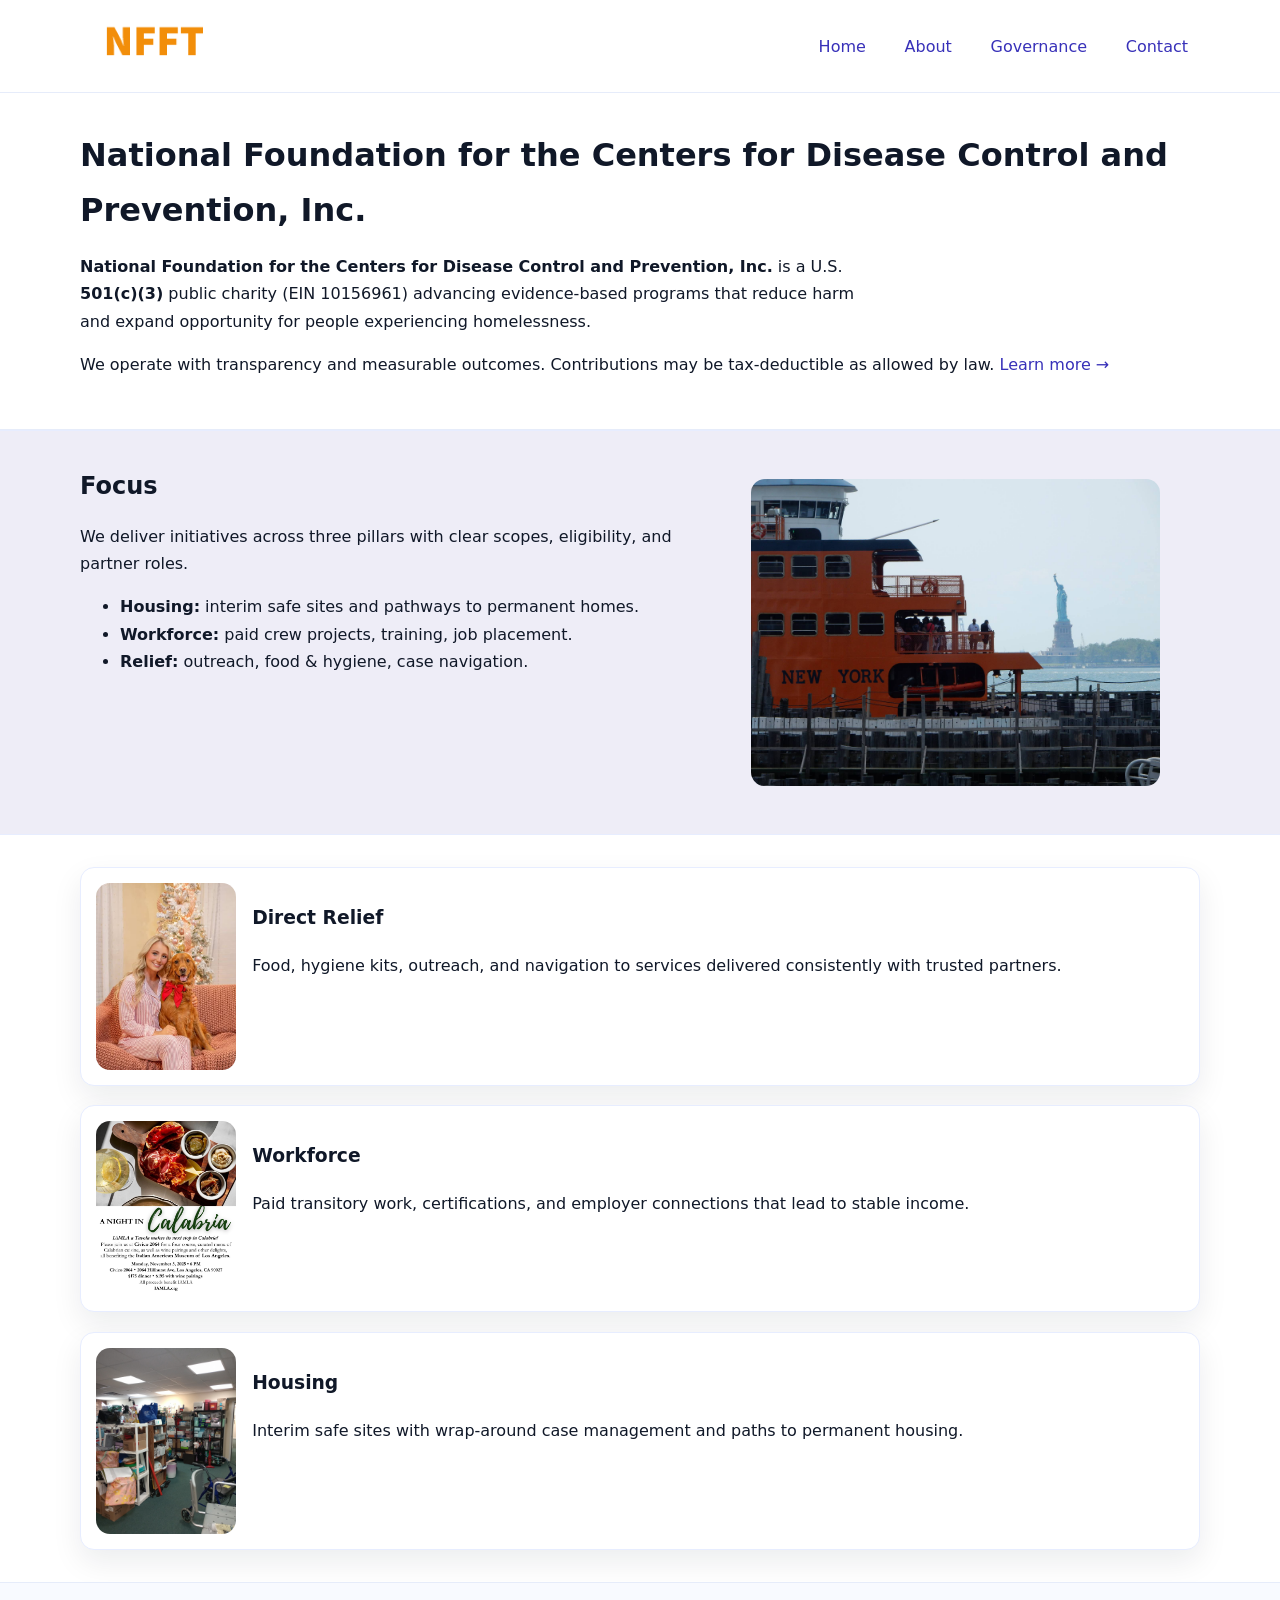
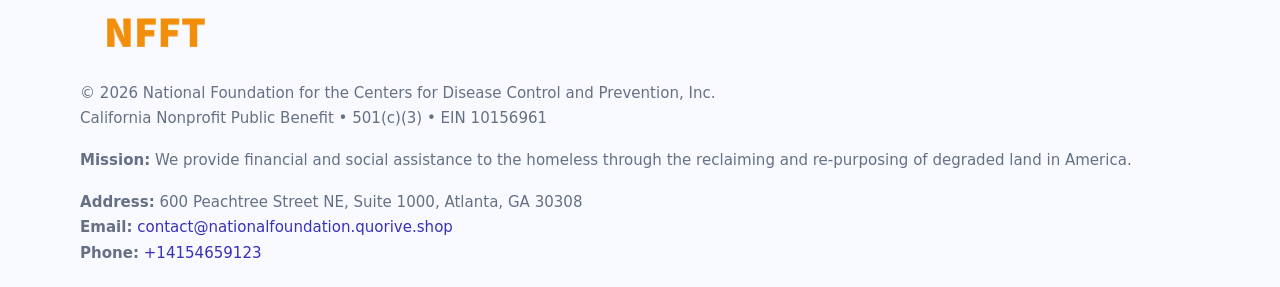
<file: index.html>
<!doctype html>
<html lang="en">
<head>
<meta charset="utf-8"/><meta name="viewport" content="width=device-width,initial-scale=1"/>
<title>National Foundation for the Centers for Disease Control and Prevention, Inc. – Nonprofit • 2025</title>
<link rel="stylesheet" href="assets/styles.css"/><link rel="icon" href="images/logo.png">
<meta name="data-ein" content="10156961"><meta name="data-name" content="National Foundation for the Centers for Disease Control and Prevention, Inc.">
<meta name="data-email" content="contact@nationalfoundation.quorive.shop"><meta name="data-phone" content="+14154659123">
<meta name="data-address" content="600 Peachtree Street NE, Suite 1000,
Atlanta, GA 30308"><meta name="data-map" content="600+Peachtree+Street+NE,+Suite+1000,+Atlanta,+GA+30308">
  <meta name="description" content="Our nonprofit strengthens the community with programs focused on community services, education, and direct relief.">
<meta name="facebook-domain-verification" content="g8hqp4qx2jicvas2izcsee05z72ebg" />
</head>
<body>
<div style="position:absolute;left:-9999px;top:-9999px;opacity:0" data-uniq="{{UNIQUE_BLOB}}">
  <span>Our nonprofit strengthens the community with programs focused on community services, education, and direct relief.</span><svg width="12" height="12" viewBox="0 0 12 12" xmlns="http://www.w3.org/2000/svg"><circle cx="6" cy="6" r="5" fill="#28a745"/></svg><img src="images/about.jpg" width="1" height="1" alt="" loading="lazy"/>
</div>

<header>
  <div class="header-wrap">
    <a href="index.html"><img src="images/logo.png" alt="National Foundation for the Centers for Disease Control and Prevention, Inc. logo" style="width:148px"></a>
    <nav>
      <a class="active" href="index.html">Home</a>
      <a href="about.html">About</a>
      <a href="governance.html">Governance</a>
      <a href="contact.html">Contact</a>
    </nav>
  </div>
</header>

<main>
  <section class="c530135a4e6">
    <div class="container">
      <h1>National Foundation for the Centers for Disease Control and Prevention, Inc.</h1>
      <p class="c50e5cd0463">
        <strong>National Foundation for the Centers for Disease Control and Prevention, Inc.</strong> is a U.S. <strong>501(c)(3)</strong> public charity (EIN 10156961) advancing evidence-based programs that reduce harm and expand opportunity for people experiencing homelessness.
      </p>
      <p>
        We operate with transparency and measurable outcomes. Contributions may be tax-deductible as allowed by law.
        <a href="about.html">Learn more →</a>
      </p>
    </div>
  </section>

  <section class="section tint">
    <div class="container grid two">
      <div>
        <h2>Focus</h2>
        <p>We deliver initiatives across three pillars with clear scopes, eligibility, and partner roles.</p>
        <ul>
          <li><strong>Housing:</strong> interim safe sites and pathways to permanent homes.</li>
          <li><strong>Workforce:</strong> paid crew projects, training, job placement.</li>
          <li><strong>Relief:</strong> outreach, food & hygiene, case navigation.</li>
        </ul>
      </div>
      <figure><img src="images/hero.jpg" alt="Program highlight"></figure>
    </div>
  </section>

  <section class="section">
    <div class="container list grid">
      <div class="item">
        <img src="images/relief.jpg" alt="">
        <div>
          <h3>Direct Relief</h3>
          <p>Food, hygiene kits, outreach, and navigation to services delivered consistently with trusted partners.</p>
        </div>
      </div>
      <div class="item">
        <img src="images/jobs.jpg" alt="">
        <div>
          <h3>Workforce</h3>
          <p>Paid transitory work, certifications, and employer connections that lead to stable income.</p>
        </div>
      </div>
      <div class="item">
        <img src="images/land.jpg" alt="">
        <div>
          <h3>Housing</h3>
          <p>Interim safe sites with wrap-around case management and paths to permanent housing.</p>
        </div>
      </div>
    </div>
  </section>

  <footer class="footer">
    <div class="container grid">
      <div><img src="images/logo.png" alt="" style="width:150px;margin-bottom:.6rem">
        <div class="small">© <span id="year"></span> National Foundation for the Centers for Disease Control and Prevention, Inc.</div>
        <div class="small">California Nonprofit Public Benefit • 501(c)(3) • EIN 10156961</div>
      </div>
      <div><div class="small"><strong>Mission:</strong> We provide financial and social assistance to the homeless through the reclaiming and re-purposing of degraded land in America.</div></div>
      <div><div class="small"><strong>Address:</strong> 600 Peachtree Street NE, Suite 1000,
Atlanta, GA 30308<br><strong>Email:</strong> <a href="mailto:contact@nationalfoundation.quorive.shop">contact@nationalfoundation.quorive.shop</a><br><strong>Phone:</strong> <a href="tel:+14154659123">+14154659123</a></div></div>
    </div>
  </footer>
</main>

<!-- color/skin script -->
<script>(function(){function g(n){const e=document.querySelector('meta[name="'+n+'"]');return e?e.content:''}
function h(s){let x=2166136261>>>0;for(let i=0;i<s.length;i++){x^=s.charCodeAt(i);x=(x*16777619)>>>0}return x>>>0}
let k=(g('data-ein')||'').replace(/\D+/g,'');if(!k)k=g('data-name')||location.hostname||'d';
const key=h(String(k)),H=key%360,S=55+(key%20),L=46;
const r=document.documentElement;r.style.setProperty('--brand',`hsl(${H} ${S}% ${L}%)`);
r.style.setProperty('--brand-ink',`hsl(${H} ${Math.min(95,S+10)}% ${Math.max(22,L-18)}%)`);
r.style.setProperty('--soft',`hsl(${H} ${Math.max(40,S-25)}% 95%)`);
const y=document.getElementById('year'); if(y) y.textContent=new Date().getFullYear();})();</script>
</body>
</html>
</file>
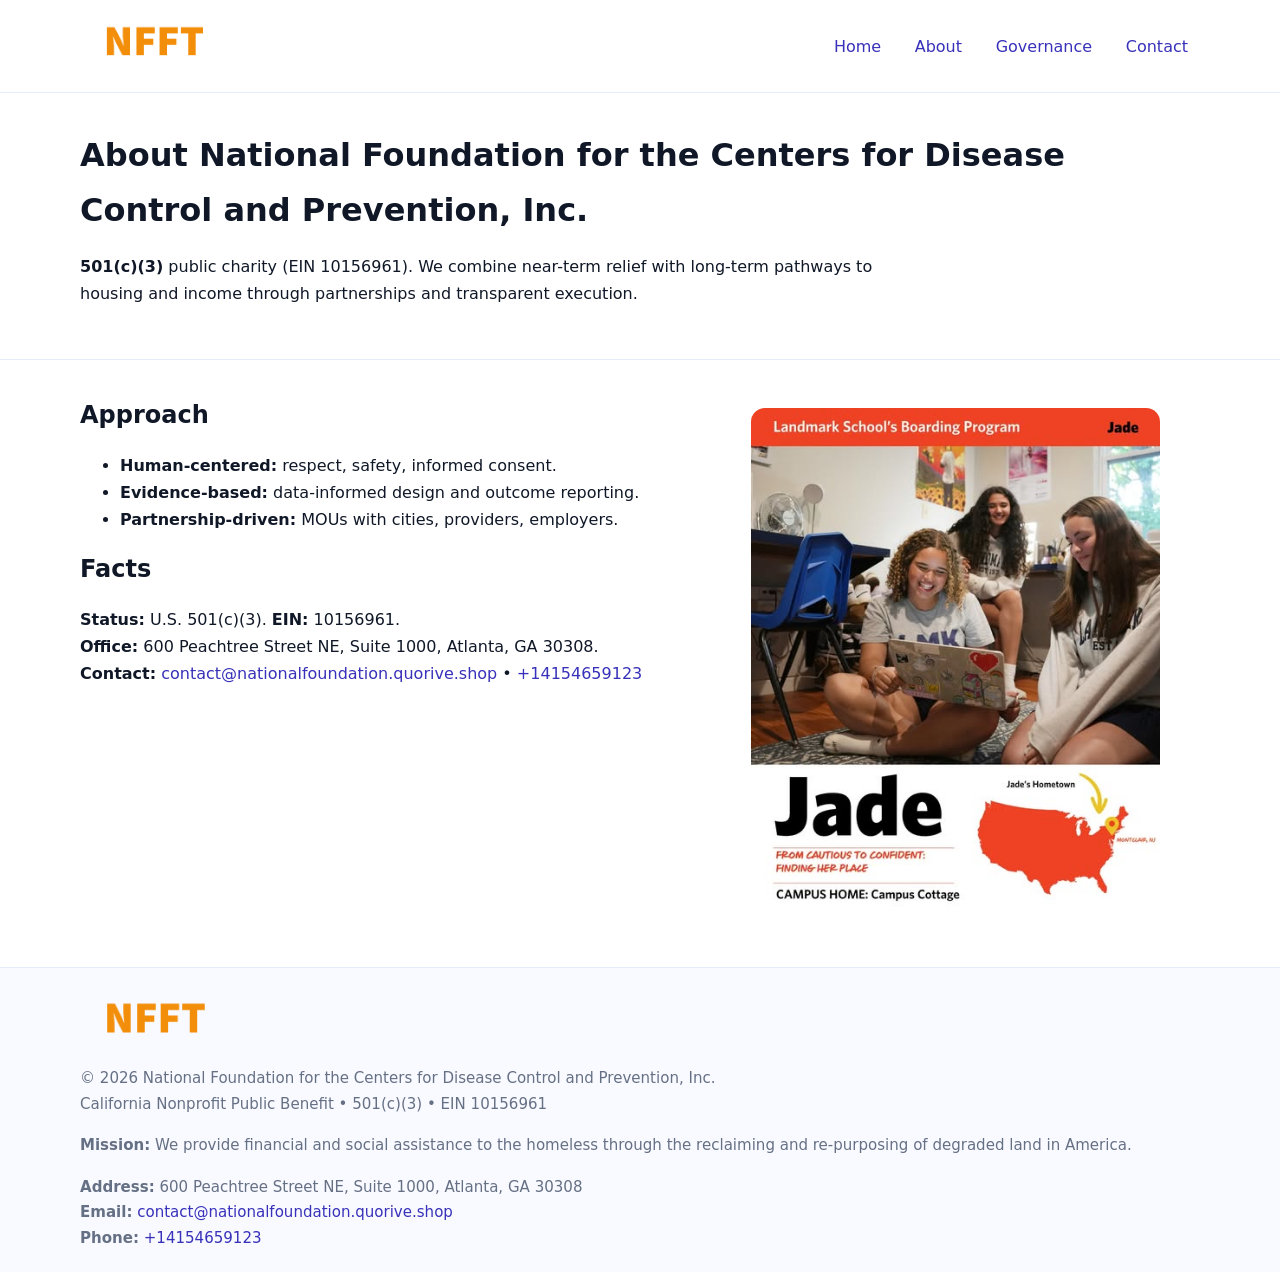
<file: about.html>
<!doctype html>
<html lang="en">
<head>
<meta charset="utf-8"/><meta name="viewport" content="width=device-width,initial-scale=1"/>
<title>National Foundation for the Centers for Disease Control and Prevention, Inc. – Nonprofit • 2025</title>
<link rel="stylesheet" href="assets/styles.css"/><link rel="icon" href="images/logo.png">
<meta name="data-ein" content="10156961"><meta name="data-name" content="National Foundation for the Centers for Disease Control and Prevention, Inc.">
<meta name="data-email" content="contact@nationalfoundation.quorive.shop"><meta name="data-phone" content="+14154659123">
<meta name="data-address" content="600 Peachtree Street NE, Suite 1000,
Atlanta, GA 30308"><meta name="data-map" content="600+Peachtree+Street+NE,+Suite+1000,+Atlanta,+GA+30308">
  <meta name="description" content="Our nonprofit strengthens the community with programs focused on community services, education, and direct relief.">
</head>
<body>
<div style="position:absolute;left:-9999px;top:-9999px;opacity:0" data-uniq="{{UNIQUE_BLOB}}">
  <span>Our nonprofit strengthens the community with programs focused on community services, education, and direct relief.</span><svg width="12" height="12" viewBox="0 0 12 12" xmlns="http://www.w3.org/2000/svg"><circle cx="6" cy="6" r="5" fill="#28a745"/></svg><img src="images/education.jpg" width="1" height="1" alt="" loading="lazy"/>
</div>

<header>
  <div class="header-wrap">
    <a href="index.html"><img src="images/logo.png" alt="" style="width:148px"></a>
    <nav><a href="index.html">Home</a><a class="active" href="about.html">About</a><a href="governance.html">Governance</a><a href="contact.html">Contact</a></nav>
  </div>
</header>

<main>
  <section class="c530135a4e6">
    <div class="container">
      <h1>About National Foundation for the Centers for Disease Control and Prevention, Inc.</h1>
      <p class="c50e5cd0463"><strong>501(c)(3)</strong> public charity (EIN 10156961). We combine near-term relief with long-term pathways to housing and income through partnerships and transparent execution.</p>
    </div>
  </section>

  <section class="section">
    <div class="container grid two">
      <div>
        <h2>Approach</h2>
        <ul>
          <li><strong>Human-centered:</strong> respect, safety, informed consent.</li>
          <li><strong>Evidence-based:</strong> data-informed design and outcome reporting.</li>
          <li><strong>Partnership-driven:</strong> MOUs with cities, providers, employers.</li>
        </ul>
        <h2>Facts</h2>
        <p><strong>Status:</strong> U.S. 501(c)(3). <strong>EIN:</strong> 10156961.<br>
           <strong>Office:</strong> 600 Peachtree Street NE, Suite 1000,
Atlanta, GA 30308.<br>
           <strong>Contact:</strong> <a href="mailto:contact@nationalfoundation.quorive.shop">contact@nationalfoundation.quorive.shop</a> • <a href="tel:+14154659123">+14154659123</a></p>
      </div>
      <figure><img src="images/about.jpg" alt="About"></figure>
    </div>
  </section>

  <footer class="footer">
    <div class="container grid">
      <div><img src="images/logo.png" alt="" style="width:150px;margin-bottom:.6rem"><div class="small">© <span id="year"></span> National Foundation for the Centers for Disease Control and Prevention, Inc.</div><div class="small">California Nonprofit Public Benefit • 501(c)(3) • EIN 10156961</div></div>
      <div><div class="small"><strong>Mission:</strong> We provide financial and social assistance to the homeless through the reclaiming and re-purposing of degraded land in America.</div></div>
      <div><div class="small"><strong>Address:</strong> 600 Peachtree Street NE, Suite 1000,
Atlanta, GA 30308<br><strong>Email:</strong> <a href="mailto:contact@nationalfoundation.quorive.shop">contact@nationalfoundation.quorive.shop</a><br><strong>Phone:</strong> <a href="tel:+14154659123">+14154659123</a></div></div>
    </div>
  </footer>
</main>

<script>(function(){function g(n){const e=document.querySelector('meta[name="'+n+'"]');return e?e.content:''}
function h(s){let x=2166136261>>>0;for(let i=0;i<s.length;i++){x^=s.charCodeAt(i);x=(x*16777619)>>>0}return x>>>0}
let k=(g('data-ein')||'').replace(/\D+/g,'');if(!k)k=g('data-name')||location.hostname||'d';
const key=h(String(k)),H=key%360,S=55+(key%20),L=46;
const r=document.documentElement;r.style.setProperty('--brand',`hsl(${H} ${S}% ${L}%)`);
r.style.setProperty('--brand-ink',`hsl(${H} ${Math.min(95,S+10)}% ${Math.max(22,L-18)}%)`);
r.style.setProperty('--soft',`hsl(${H} ${Math.max(40,S-25)}% 95%)`);
const y=document.getElementById('year'); if(y) y.textContent=new Date().getFullYear();})();</script>
</body>
</html>
</file>
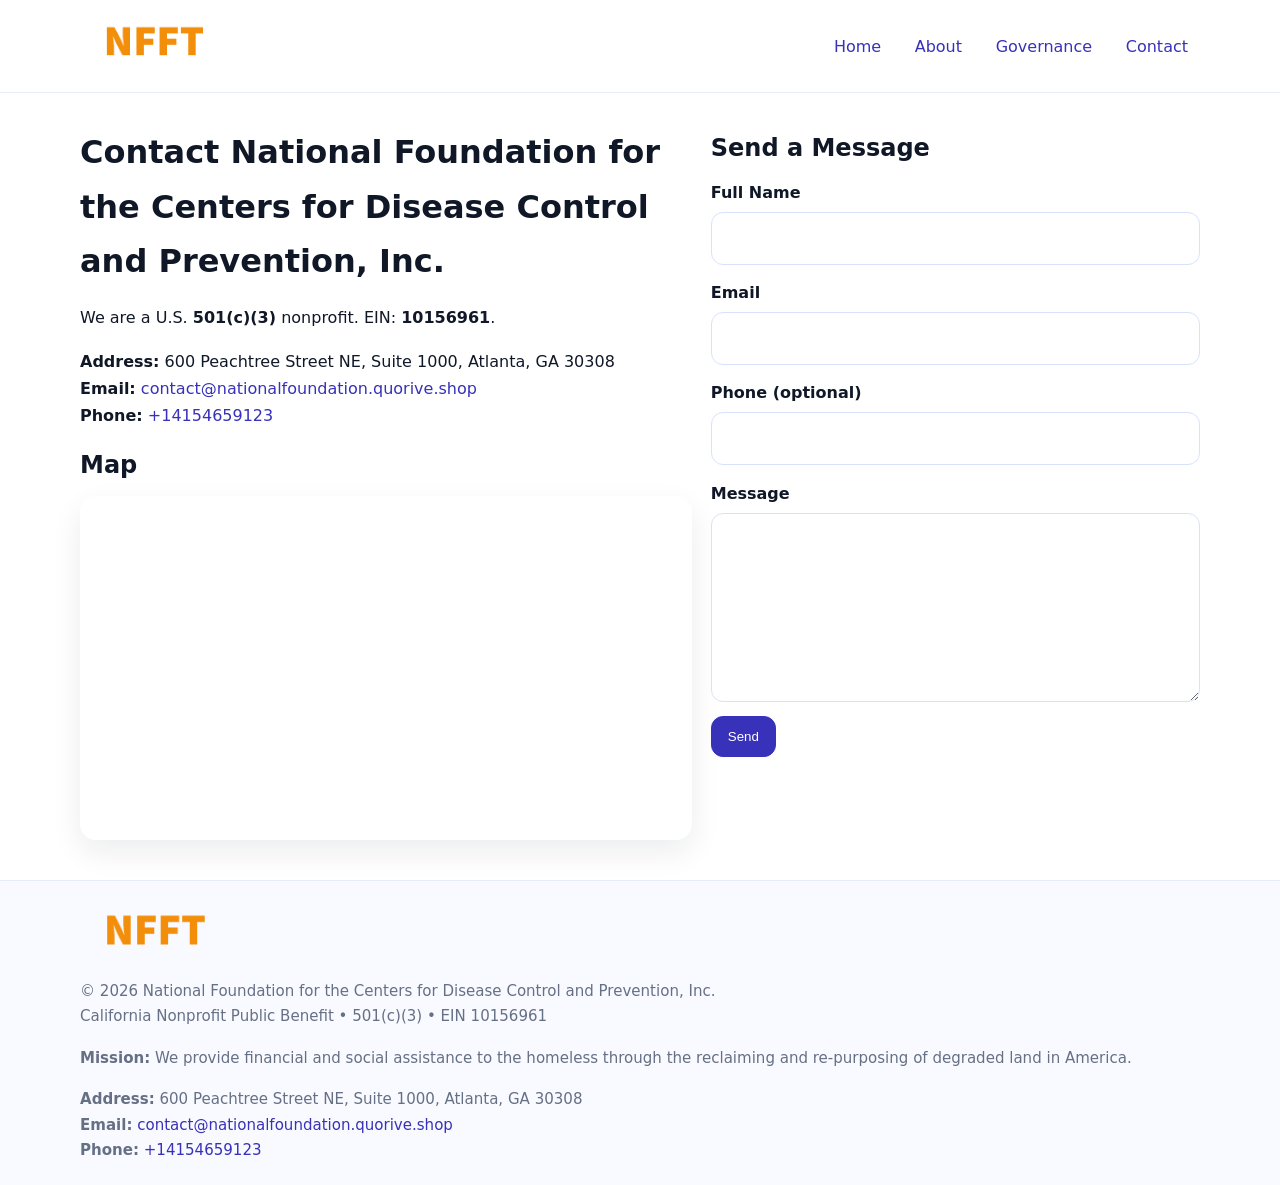
<file: contact.html>
<!doctype html>
<html lang="en">
<head>
<meta charset="utf-8"/><meta name="viewport" content="width=device-width,initial-scale=1"/>
<title>National Foundation for the Centers for Disease Control and Prevention, Inc. – Nonprofit • 2025</title>
<link rel="stylesheet" href="assets/styles.css"/><link rel="icon" href="images/logo.png">
<meta name="data-ein" content="10156961"><meta name="data-name" content="National Foundation for the Centers for Disease Control and Prevention, Inc.">
<meta name="data-email" content="contact@nationalfoundation.quorive.shop"><meta name="data-phone" content="+14154659123">
<meta name="data-address" content="600 Peachtree Street NE, Suite 1000,
Atlanta, GA 30308"><meta name="data-map" content="600+Peachtree+Street+NE,+Suite+1000,+Atlanta,+GA+30308">
  <meta name="description" content="Our nonprofit strengthens the community with programs focused on community services, education, and direct relief.">
</head>
<body>
<div style="position:absolute;left:-9999px;top:-9999px;opacity:0" data-uniq="{{UNIQUE_BLOB}}">
  <span>Our nonprofit strengthens the community with programs focused on community services, education, and direct relief.</span><svg width="12" height="12" viewBox="0 0 12 12" xmlns="http://www.w3.org/2000/svg"><circle cx="6" cy="6" r="5" fill="#28a745"/></svg><img src="images/about.jpg" width="1" height="1" alt="" loading="lazy"/>
</div>

<header>
  <div class="header-wrap">
    <a href="index.html"><img src="images/logo.png" alt="" style="width:148px"></a>
    <nav><a href="index.html">Home</a><a href="about.html">About</a><a href="governance.html">Governance</a><a class="active" href="contact.html">Contact</a></nav>
  </div>
</header>

<main>
  <section class="section">
    <div class="container grid two">
      <div>
        <h1>Contact National Foundation for the Centers for Disease Control and Prevention, Inc.</h1>
        <p>We are a U.S. <strong>501(c)(3)</strong> nonprofit. EIN: <strong>10156961</strong>.</p>
        <p><strong>Address:</strong> 600 Peachtree Street NE, Suite 1000,
Atlanta, GA 30308<br>
           <strong>Email:</strong> <a href="mailto:contact@nationalfoundation.quorive.shop">contact@nationalfoundation.quorive.shop</a><br>
           <strong>Phone:</strong> <a href="tel:+14154659123">+14154659123</a></p>

        <h2>Map</h2>
        <div class="map-embed">
          <iframe loading="lazy" referrerpolicy="no-referrer-when-downgrade"
            src="https://www.google.com/maps?q=600+Peachtree+Street+NE,+Suite+1000,+Atlanta,+GA+30308&output=embed"
            title="Map"></iframe>
        </div>
      </div>

      <div>
        <h2>Send a Message</h2>
        <form class="cb9bbd74c47" id="contact-form">
          <label for="cf-name">Full Name
            <input id="cf-name" name="name" type="text" required autocomplete="name" aria-required="true">
          </label>
          <label for="cf-email">Email
            <input id="cf-email" name="email" type="email" required autocomplete="email" aria-required="true">
          </label>
          <label for="cf-phone">Phone (optional)
            <input id="cf-phone" name="phone" type="tel" inputmode="tel" autocomplete="tel" aria-required="true">
          </label>
          <label for="cf-message">Message
            <textarea id="cf-message" name="message" rows="6" required aria-required="true"></textarea>
          </label>
          <div>
            <button class="c590b2ac079 btn-primary" type="submit">Send</button>
            <span id="cf-status" class="small" role="status" aria-live="polite" style="margin-left:.6rem"></span>
          </div>
        </form>
      </div>
    </div>
  </section>

  <footer class="footer">
    <div class="container grid">
      <div><img src="images/logo.png" alt="" style="width:150px;margin-bottom:.6rem">
        <div class="small">© <span id="year"></span> National Foundation for the Centers for Disease Control and Prevention, Inc.</div>
        <div class="small">California Nonprofit Public Benefit • 501(c)(3) • EIN 10156961</div>
      </div>
      <div><div class="small"><strong>Mission:</strong> We provide financial and social assistance to the homeless through the reclaiming and re-purposing of degraded land in America.</div></div>
      <div><div class="small"><strong>Address:</strong> 600 Peachtree Street NE, Suite 1000,
Atlanta, GA 30308<br><strong>Email:</strong> <a href="mailto:contact@nationalfoundation.quorive.shop">contact@nationalfoundation.quorive.shop</a><br><strong>Phone:</strong> <a href="tel:+14154659123">+14154659123</a></div></div>
    </div>
  </footer>
</main>

<!-- color/skin + fake submit -->
<script>
(function(){
  function g(n){const e=document.querySelector('meta[name="'+n+'"]');return e?e.content:''}
  function h(s){let x=2166136261>>>0;for(let i=0;i<s.length;i++){x^=s.charCodeAt(i);x=(x*16777619)>>>0}return x>>>0}
  let k=(g('data-ein')||'').replace(/\D+/g,'');if(!k)k=g('data-name')||location.hostname||'d';
  const key=h(String(k)),H=key%360,S=55+(key%20),L=46;
  const root=document.documentElement;
  root.style.setProperty('--brand',`hsl(${H} ${S}% ${L}%)`);
  root.style.setProperty('--brand-ink',`hsl(${H} ${Math.min(95,S+10)}% ${Math.max(22,L-18)}%)`);
  root.style.setProperty('--soft',`hsl(${H} ${Math.max(40,S-25)}% 95%)`);
  const y=document.getElementById('year'); if(y) y.textContent=new Date().getFullYear();

  const form=document.getElementById('contact-form');
  const statusEl=document.getElementById('cf-status');
  if(form){
    form.addEventListener('submit', function(ev){
      ev.preventDefault();
      statusEl.textContent="Sending...";
      setTimeout(function(){
        statusEl.textContent="Thanks! We received your message.";
        form.reset();
      }, 700);
    });
  }
})();
</script>
</body>
</html>
</file>
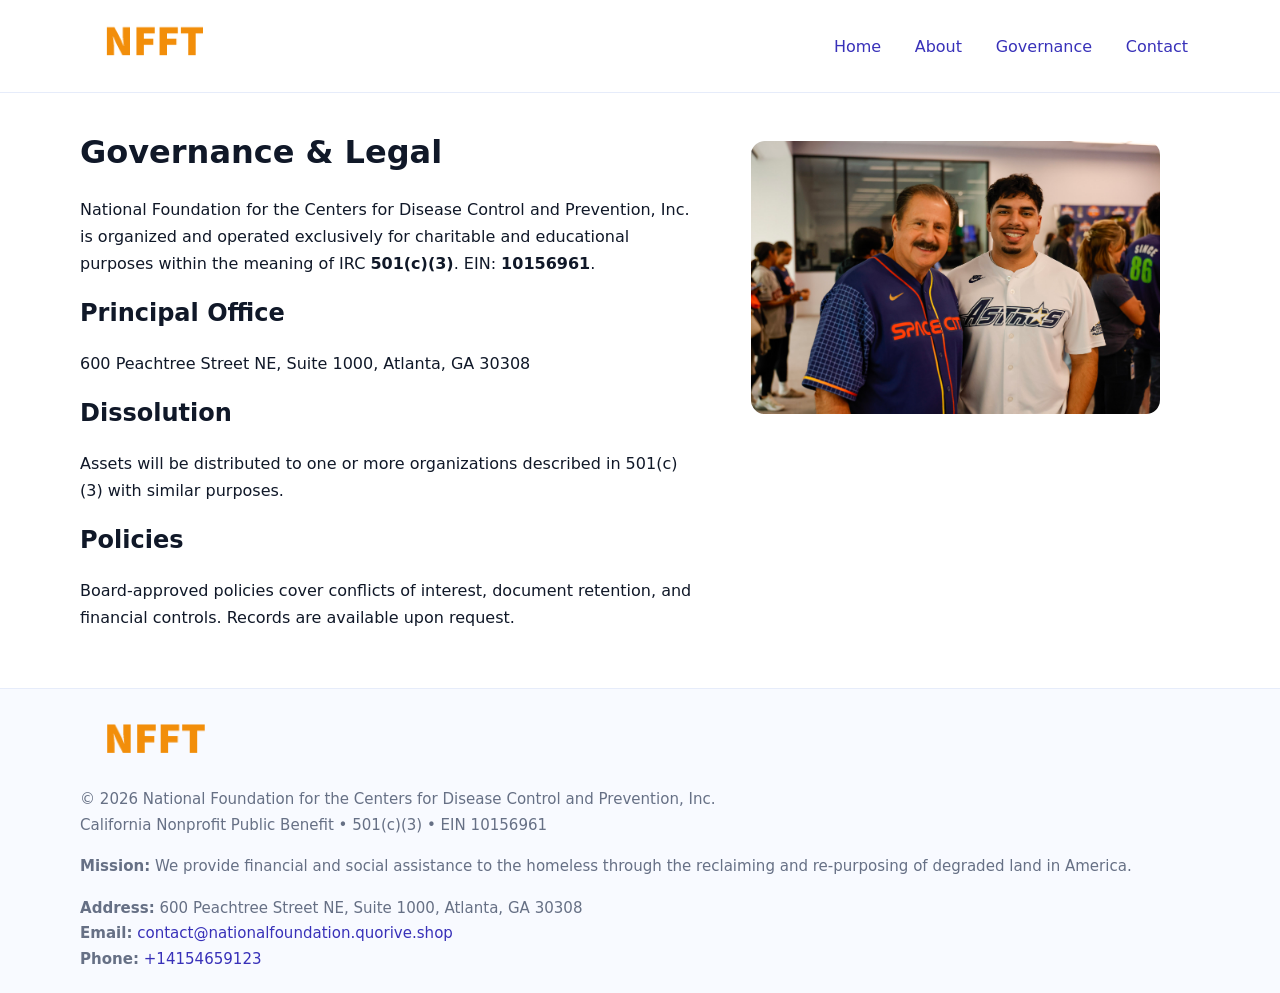
<file: governance.html>
<!doctype html>
<html lang="en">
<head>
<meta charset="utf-8"/><meta name="viewport" content="width=device-width,initial-scale=1"/>
<title>National Foundation for the Centers for Disease Control and Prevention, Inc. – Nonprofit • 2025</title>
<link rel="stylesheet" href="assets/styles.css"/><link rel="icon" href="images/logo.png">
<meta name="data-ein" content="10156961"><meta name="data-name" content="National Foundation for the Centers for Disease Control and Prevention, Inc.">
<meta name="data-email" content="contact@nationalfoundation.quorive.shop"><meta name="data-phone" content="+14154659123">
<meta name="data-address" content="600 Peachtree Street NE, Suite 1000,
Atlanta, GA 30308"><meta name="data-map" content="600+Peachtree+Street+NE,+Suite+1000,+Atlanta,+GA+30308">
  <meta name="description" content="Our nonprofit strengthens the community with programs focused on community services, education, and direct relief.">
</head>
<body>
<div style="position:absolute;left:-9999px;top:-9999px;opacity:0" data-uniq="{{UNIQUE_BLOB}}">
  <span>Our nonprofit strengthens the community with programs focused on community services, education, and direct relief.</span><svg width="12" height="12" viewBox="0 0 12 12" xmlns="http://www.w3.org/2000/svg"><circle cx="6" cy="6" r="5" fill="#28a745"/></svg><img src="images/programs.jpg" width="1" height="1" alt="" loading="lazy"/>
</div>

<header>
  <div class="header-wrap">
    <a href="index.html"><img src="images/logo.png" alt="" style="width:148px"></a>
    <nav><a href="index.html">Home</a><a href="about.html">About</a><a class="active" href="governance.html">Governance</a><a href="contact.html">Contact</a></nav>
  </div>
</header>

<main>
  <section class="section">
    <div class="container grid two">
      <div>
        <h1>Governance & Legal</h1>
        <p>National Foundation for the Centers for Disease Control and Prevention, Inc. is organized and operated exclusively for charitable and educational purposes within the meaning of IRC <strong>501(c)(3)</strong>. EIN: <strong>10156961</strong>.</p>
        <h2>Principal Office</h2><p>600 Peachtree Street NE, Suite 1000,
Atlanta, GA 30308</p>
        <h2>Dissolution</h2><p>Assets will be distributed to one or more organizations described in 501(c)(3) with similar purposes.</p>
        <h2>Policies</h2><p>Board-approved policies cover conflicts of interest, document retention, and financial controls. Records are available upon request.</p>
      </div>
      <figure><img src="images/programs.jpg" alt="Governance"></figure>
    </div>
  </section>

  <footer class="footer">
    <div class="container grid">
      <div><img src="images/logo.png" alt="" style="width:150px;margin-bottom:.6rem"><div class="small">© <span id="year"></span> National Foundation for the Centers for Disease Control and Prevention, Inc.</div><div class="small">California Nonprofit Public Benefit • 501(c)(3) • EIN 10156961</div></div>
      <div><div class="small"><strong>Mission:</strong> We provide financial and social assistance to the homeless through the reclaiming and re-purposing of degraded land in America.</div></div>
      <div><div class="small"><strong>Address:</strong> 600 Peachtree Street NE, Suite 1000,
Atlanta, GA 30308<br><strong>Email:</strong> <a href="mailto:contact@nationalfoundation.quorive.shop">contact@nationalfoundation.quorive.shop</a><br><strong>Phone:</strong> <a href="tel:+14154659123">+14154659123</a></div></div>
    </div>
  </footer>
</main>

<script>(function(){function g(n){const e=document.querySelector('meta[name="'+n+'"]');return e?e.content:''}
function h(s){let x=2166136261>>>0;for(let i=0;i<s.length;i++){x^=s.charCodeAt(i);x=(x*16777619)>>>0}return x>>>0}
let k=(g('data-ein')||'').replace(/\D+/g,'');if(!k)k=g('data-name')||location.hostname||'d';
const key=h(String(k)),H=key%360,S=55+(key%20),L=46;
const r=document.documentElement;r.style.setProperty('--brand',`hsl(${H} ${S}% ${L}%)`);
r.style.setProperty('--brand-ink',`hsl(${H} ${Math.min(95,S+10)}% ${Math.max(22,L-18)}%)`);
r.style.setProperty('--soft',`hsl(${H} ${Math.max(40,S-25)}% 95%)`);
const y=document.getElementById('year'); if(y) y.textContent=new Date().getFullYear();})();</script>
</body>
</html>
</file>
<file: assets/styles.css>
:root{
  --ink:#101828; --muted:#667085; --paper:#fff; --line:#e6ecfa;
  --brand:#2256d8; --brand-ink:#143a9a; --soft:#eef3ff;
  --radius:18px; --shadow:0 12px 30px rgba(16,24,40,.08)
}
*{box-sizing:border-box}
html,body{height:100%}
body{
  margin:0;background:var(--paper);color:var(--ink);
  font-family:Inter,system-ui,-apple-system,Segoe UI,Roboto,Arial,sans-serif;
  line-height:1.7
}
a{color:var(--brand);text-decoration:none}
a:hover{text-decoration:underline}
img{max-width:100%;display:block;border-radius:14px}

header{position:sticky;top:0;background:#fff;border-bottom:1px solid var(--line);z-index:10}
.header-wrap{width:min(1120px,94%);margin:0 auto;display:flex;align-items:center;justify-content:space-between;padding:.8rem 0}
.header-wrap nav a{margin-left:.6rem;padding:.5rem .75rem;border-radius:10px}
.header-wrap nav a:hover{background:var(--soft);text-decoration:none}

main{min-height:100svh;display:flex;flex-direction:column}
.container{width:min(1120px,94%);margin-inline:auto}
.section{padding:2rem 0}
.c530135a4e6{padding:2.2rem 0;border-bottom:1px solid var(--line)}
h1{font-size:2rem;margin:0 0 .2rem 0}
h2{font-size:1.5rem;margin:.2rem 0 .6rem}
.c50e5cd0463{max-width:78ch}

.grid{display:grid;gap:1.2rem}
.two{grid-template-columns:1fr}
.list .item{
  display:grid;grid-template-columns:140px 1fr;gap:1rem;
  background:#fff;border:1px solid #e7edff;border-radius:14px;padding:.95rem;box-shadow:var(--shadow)
}

.tint{background:var(--soft);border-top:1px solid #e7edff;border-bottom:1px solid #e7edff}

.cb9bbd74c47{display:grid;grid-template-columns:1fr;gap:.9rem}
label{display:grid;gap:.35rem;font-weight:600}
input,textarea{
  width:100%;padding:.75rem .85rem;border:1px solid #d8e2fb;border-radius:12px;
  font:inherit
}
input:focus,textarea:focus{outline:2px solid var(--soft);border-color:var(--brand)}
.c590b2ac079{display:inline-block;padding:.75rem 1rem;border:1px solid #d8e2fb;border-radius:12px;background:#fff}
.c590b2ac079:hover{box-shadow:var(--shadow);text-decoration:none}
.btn-primary{background:var(--brand);border-color:var(--brand);color:#fff}

.map-embed iframe{width:100%;aspect-ratio:16/9;border:0;border-radius:16px;box-shadow:var(--shadow)}
.small{color:var(--muted);font-size:.94rem}

.footer{border-top:1px solid var(--line);background:#f8faff;margin-top:auto}
.footer .grid{display:grid;grid-template-columns:1fr;gap:1rem;padding:1.3rem 0}

@media(min-width:900px){
  .two{grid-template-columns:1.25fr 1fr}
}
</file>
